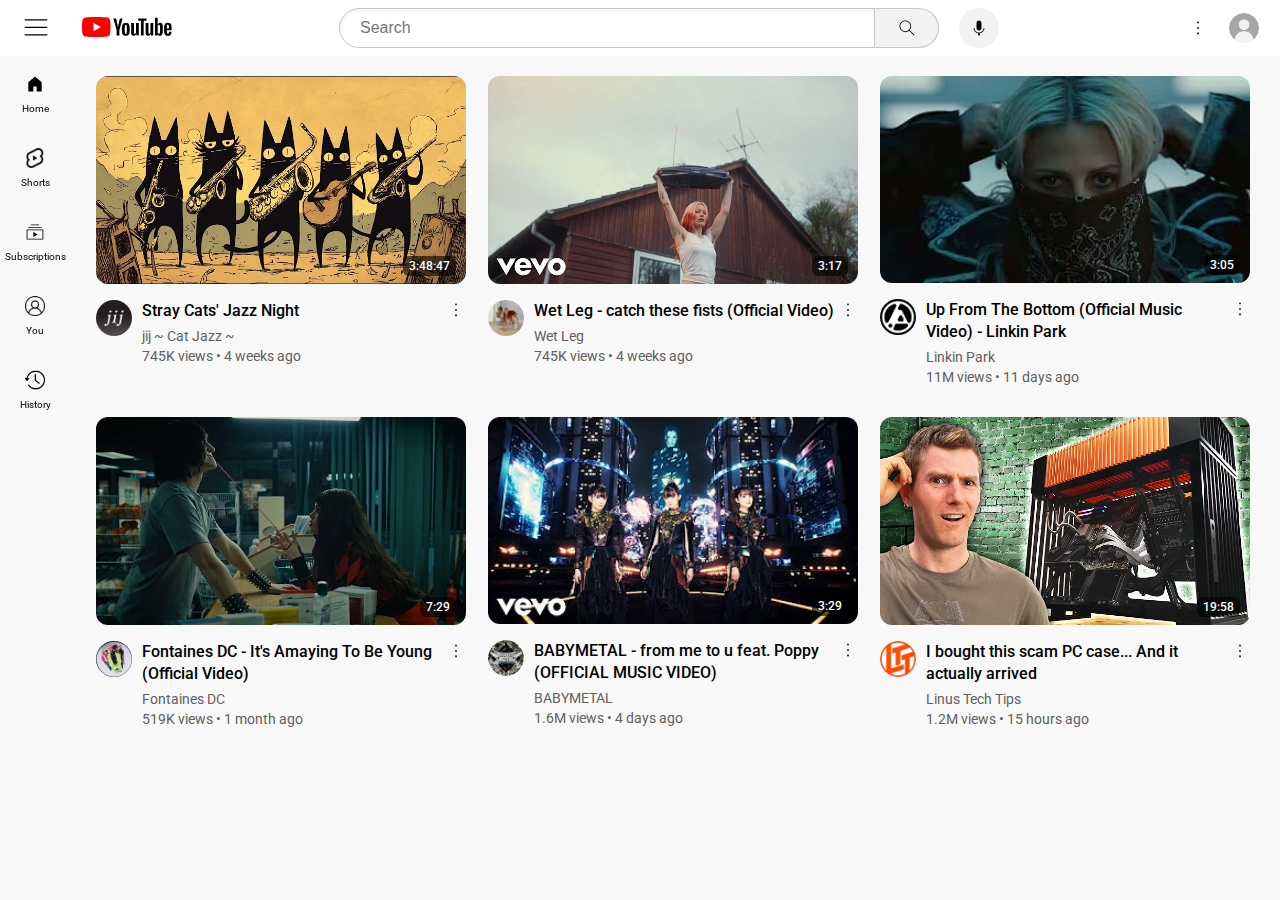
<file: index.html>
<!DOCTYPE html>
<html lang="en">

<head>
  <title>Youtube Clone</title>
  <link rel="preconnect" href="https://fonts.googleapis.com">
  <link rel="preconnect" href="https://fonts.gstatic.com" crossorigin>
  <link
    href="https://fonts.googleapis.com/css2?family=Montserrat:ital,wght@0,100..900;1,100..900&family=Roboto:ital,wght@0,100..900;1,100..900&display=swap"
    rel="stylesheet">
  <link rel="stylesheet" href="styles/general.css">
  <link rel="stylesheet" href="styles/video.css">
  <link rel="stylesheet" href="styles/header.css">
  <link rel="stylesheet" href="styles/sidebar.css">
</head>

<body>
  <header class="header">
    <div class="left-section">
      <button class="burger-menu">
        <img class="burger-menu-photo" src="icons/hamburger-menu.svg" alt="Menu">
      </button>
      <button class="youtube-home-button">
        <img class="youtube-logo-photo" src="icons/youtube-logo.svg" title="YouTube Home" alt="YouTube Home">
      </button>
    </div>
    <div class="middle-section">
      <input class="search-bar" type="text" placeholder="Search">
      <button class="search-button">
        <img class="search-icon" src="icons/search.svg" alt="Search">
        <span class="tooltip">Search</span>
      </button>
      <button class="mic-button">
        <img class="mic-icon" src="icons/voice-search-icon.svg" alt="Voice Search">
        <span class="tooltip">Search with your voice</span>
      </button>
    </div>
    <div class="right-section">
      <button class="options-button">
        <img class="options-icon" src="icons/more-options.svg" alt="More Options">
        <span class="tooltip">Settings</span>
      </button>
      <img class="user-picture" src="profile-pictures/profile.png" alt="Use Profile">
    </div>
  </header>

  <nav class="sidebar">
    <div class="home">
      <img src="icons/home.svg" alt="Home">
      Home
    </div>
    <div class="shorts">
      <img src="icons/shorts.png" alt="Shorts">
      Shorts
    </div>
    <div class="subscriptions">
      <img src="icons/subscriptions.svg" alt="Subscriptions">
      Subscriptions
    </div>
    <div class="you">
      <img src="icons/you.png" alt="Profile">
      You
    </div>
    <div class="history">
      <img src="icons/history.png" alt="History">
      History
    </div>
  </nav>
  <main>
    <section class="video-grid">
      <div class="video-preview">
        <div class="thumbnail-row">
          <a href="https://www.youtube.com/watch?v=LBDCQfju1cY">
            <img class="thumbnail" src="thumbnails/cats.jpg" alt="Stray Cats' Jazz Night Thumbnail">
          </a>
          <div class="video-time">3:48:47</div>
        </div>
        <div class="video-info-grid">
          <div class="channel-picture">
            <a href="https://www.youtube.com/@jij-bgm">
              <img class="pfp" src="profile-pictures/profile-1.jpg" alt="jij ~ Cat Jazz ~ Profile Picture">
            </a>
          </div>
          <div class="video-info">
            <div class="video-info-header">
              <a href="https://www.youtube.com/watch?v=LBDCQfju1cY">
                <p class="video-title">
                  Stray Cats' Jazz Night
                </p>
              </a>
              <img class="more-video-options" src="icons/more-options.svg" alt="More Video Options">
            </div>
            <p class="video-author">
              <a href="https://www.youtube.com/@jij-bgm">
                jij ~ Cat Jazz ~
              </a>
            </p>
            <p class="video-stats">
              745K views &#x2022; 4 weeks ago
            </p>
          </div>
        </div>
      </div>

      <div class="video-preview">
        <div class="thumbnail-row">
          <a href="https://www.youtube.com/watch?v=6Kjz89xYmS4">
            <img class="thumbnail" src="thumbnails/wetleg.jpg" alt="Wet Leg - catch these fists (Official Video) Thumbnail">
          </a>
          <div class="video-time">3:17</div>
        </div>
        <div class="video-info-grid">
          <div class="channel-picture">
            <a href="https://www.youtube.com/@wetlegvevo4012">
              <img class="pfp" src="profile-pictures/profile-2.jpg" alt="Wet Leg Profile Picture">
            </a>
          </div>
          <div class="video-info">
            <div class="video-info-header">
              <a href="https://www.youtube.com/watch?v=6Kjz89xYmS4">
                <p class="video-title">
                  Wet Leg - catch these fists (Official Video)
                </p>
              </a>
              <img class="more-video-options" src="icons/more-options.svg" alt="More Video Options">
            </div>
            <p class="video-author">
              <a href="https://www.youtube.com/@wetlegvevo4012">
                Wet Leg
              </a>
            </p>
            <p class="video-stats">
              745K views &#x2022; 4 weeks ago
            </p>
          </div>
        </div>
      </div>

      <div class="video-preview">
        <div class="thumbnail-row">
          <a href="https://www.youtube.com/watch?v=97Mj6pXYMd8">
            <img class="thumbnail" src="thumbnails/linkinpark.jpg" alt="Up From The Bottom (Official Music Video) - Linkin Park Thumbnail">
          </a>
          <div class="video-time">3:05</div>
        </div>
        <div class="video-info-grid">
          <div class="channel-picture">
            <a href="https://www.youtube.com/@LinkinPark">
              <img class="pfp" src="profile-pictures/profile-3.jpg" alt="Linkin Park Profile Picture">
            </a>
          </div>
          <div class="video-info">
            <div class="video-info-header">
              <a href="https://www.youtube.com/watch?v=97Mj6pXYMd8">
                <p class="video-title">
                  Up From The Bottom (Official Music Video) - Linkin Park
                </p>
              </a>
              <img class="more-video-options" src="icons/more-options.svg" alt="More Video Options">
            </div>
            <p class="video-author">
              <a href="https://www.youtube.com/@LinkinPark">
                Linkin Park
              </a>
            </p>
            <p class="video-stats">
              11M views &#x2022; 11 days ago
            </p>
          </div>
        </div>
      </div>

      <div class="video-preview">
        <div class="thumbnail-row">
          <a href="https://www.youtube.com/watch?v=MjI1L0dBAVI">
            <img class="thumbnail" src="thumbnails/fontainesDC.jpg" alt="Fontaines DC - It's Amaying To Be Young (Official Video) Thumbnail">
          </a>
          <div class="video-time">7:29</div>
        </div>
        <div class="video-info-grid">
          <div class="channel-picture">
            <a href="https://www.youtube.com/@fontainesdc">
              <img class="pfp" src="profile-pictures/profile-4.jpg" alt="Fontaines DC Profile Picture">
            </a>
          </div>
          <div class="video-info">
            <div class="video-info-header">
              <a href="https://www.youtube.com/watch?v=MjI1L0dBAVI">
                <p class="video-title">
                  Fontaines DC - It's Amaying To Be Young (Official Video)
                </p>
              </a>
              <img class="more-video-options" src="icons/more-options.svg" alt="More Video Options">
            </div>
            <p class="video-author">
              <a href="https://www.youtube.com/@fontainesdc">
                Fontaines DC
              </a>
            </p>
            <p class="video-stats">
              519K views &#x2022; 1 month ago
            </p>
          </div>
        </div>
      </div>


      <div class="video-preview">
        <div class="thumbnail-row">
          <a href="https://www.youtube.com/watch?v=qayP_YUrf9I">
            <img class="thumbnail" src="thumbnails/babymetal.jpg" alt="BABYMETAL - from me to u feat. Poppy (OFFICIAL MUSIC VIDEO) Thumbnail">
          </a>
          <div class="video-time">3:29</div>
        </div>
        <div class="video-info-grid">
          <div class="channel-picture">
            <a href="https://www.youtube.com/@BABYMETALVEVO">
              <img class="pfp" src="profile-pictures/profile-5.jpg" alt="BABYMETAL Profile Picture">
            </a>
          </div>
          <div class="video-info">
            <div class="video-info-header">
              <a href="https://www.youtube.com/watch?v=qayP_YUrf9I">
                <p class="video-title">
                  BABYMETAL - from me to u feat. Poppy (OFFICIAL MUSIC VIDEO)
                </p>
              </a>
              <img class="more-video-options" src="icons/more-options.svg" alt="More Video Options">
            </div>
            <p class="video-author">
              <a href="https://www.youtube.com/@BABYMETALVEVO">
                BABYMETAL
              </a>
            </p>
            <p class="video-stats">
              1.6M views &#x2022; 4 days ago
            </p>
          </div>
        </div>
      </div>

      <div class="video-preview">
        <div class="thumbnail-row">
          <a href="https://www.youtube.com/watch?v=iLHC2_gByQ8">
            <img class="thumbnail" src="thumbnails/linus.jpg" alt="I bought this scam PC case... And it actually arrived Thumbnail">
          </a>
          <div class="video-time">19:58</div>
        </div>
        <div class="video-info-grid">
          <div class="channel-picture">
            <a href="https://www.youtube.com/@LinusTechTips">
              <img class="pfp" src="profile-pictures/profile-6.jpg" alt="Linus Tech Tips Profile Picture">
            </a>
          </div>
          <div class="video-info">
            <div class="video-info-header">
              <a href="https://www.youtube.com/watch?v=iLHC2_gByQ8">
                <p class="video-title">
                  I bought this scam PC case... And it actually arrived
                </p>
              </a>
              <img class="more-video-options" src="icons/more-options.svg" alt="More Video Options">
            </div>
            <p class="video-author">
              <a href="https://www.youtube.com/@LinusTechTips">
                Linus Tech Tips
              </a>
            </p>
            <p class="video-stats">
              1.2M views &#x2022; 15 hours ago
            </p>
          </div>
        </div>
      </div>
    </section>
  </main>

</body>

</html>
</file>
<file: styles/general.css>
p {
  margin: 0px;
}

body {
  font-family: Roboto, Arial;
  margin: 0px;
  padding-top: 56px;
  padding-left: 96px;
  padding-right: 24px;
  background-color: rgb(248, 248, 248);
}
</file>
<file: styles/video.css>
.video-grid {
  display: grid;
  grid-template-columns: 1fr 1fr 1fr;
  column-gap: 16px;
  row-gap: 30px;
  margin-top: 20px;
}

@media (max-width: 800px) {
  .video-grid {
    grid-template-columns: 1fr 1fr;
  }
}

@media (min-width: 801px) and (max-width:1299px) {
  .video-grid {
    grid-template-columns: 1fr 1fr 1fr;
  }
}

@media (min-width: 1300px) and (max-width:1599px) {
  .video-grid {
    grid-template-columns: 1fr 1fr 1fr 1fr;
  }
}

@media (min-width: 1600px) {
  .video-grid {
    grid-template-columns: 1fr 1fr 1fr 1fr 1fr;
  }
}

.video-preview {
  max-width: 370px;
}

.thumbnail-row {
  margin-bottom: 12px;
  position: relative;
}

.video-time {
  position: absolute;
  bottom: 12px;
  right: 10px;
  background-color: rgba(0,0,0,0.6);
  padding: 3px 6px;
  border-radius: 6px;
  color: white;
  font-weight: 500;
  font-size: 12px;
}

.thumbnail {
  width: 100%;
  border-radius: 12px;
}

.video-info-grid {
  display: grid;
  grid-template-columns: 36px 1fr;
  column-gap: 10px;
}

.pfp {
  width: 36px;
  height: 36px;
  border-radius: 18px;
  object-fit: cover;
}

.video-info-header {
  display: flex;
  justify-content: space-between;
}

.more-video-options {
  height: 20px;
  width: 20px;
  cursor: pointer;
}


.video-title {
  margin-top: 0px;
  margin-bottom: 4px;
  font-weight: 500;
  font-size: 16px;
  line-height: 22px;
  color: black;
}

.video-info-header a {
  text-decoration: none;
}

.video-info-header a:visited {
  color: black;
}

.video-author,
.video-stats {
  font-size: 14px;
  color: rgb(96, 96, 96);
  font-weight: 400;
  line-height: 20px;
}

.video-author a {
  text-decoration: none;
  color: rgb(96, 96, 96);
}

.video-author a:visited {
  color: rgb(96, 96, 96);
}

.video-author a:hover {
  color: rgb(21, 21, 21);
}
</file>
<file: styles/header.css>
.header {
  display: flex;
  justify-content: space-between;
  align-items: center;
  position: fixed;
  top: 0px;
  left: 0px;
  right: 0px;
  height: 56px;
  background-color: white;
  z-index: 100;
}

/* LEFT SECTION */

.left-section {
  display: flex;
  align-items: center;
  justify-content: center;
  margin-left: 16px;
}

.burger-menu {
  height: 40px;
  width: 40px;
  border-radius: 20px;
  border: none;
  display: flex;
  justify-content: center;
  align-items: center;
  background-color: white;
  transition: background-color 0.1s;
}

.burger-menu:hover {
  background-color: rgb(233, 233, 233);
}

.burger-menu-photo {
  height: 30px;
  width: 30px;
  cursor: pointer;
}

.youtube-home-button {
  background-color: white;
  border: none;
}

.youtube-logo-photo {
  height: 20px;
  margin-left: 20px;
  background-color: white;
  border: none;
  cursor: pointer;
}

/* MIDDLE SECTION */

.middle-section {
  display: flex;
  align-items: center;
  justify-content: center;
  flex: 1; 
  margin: 0px 160px;
}

.search-bar{
  height: 40px;
  border: 1px solid rgb(198, 198, 198);
  flex: 1;
  border-top-left-radius: 20px;
  border-bottom-left-radius: 20px;
  padding: 0px;
  padding-left: 20px;
  background-color: white;
  box-sizing: border-box;
  box-shadow: inset 1px 2px 3px rgba(0,0,0,0.05);
  max-width: 536px;
}

.search-bar::placeholder {
   font-size: 16px;
}

.search-button {
  height: 40px;
  width: 64px;
  border-top-right-radius: 20px;
  border-bottom-right-radius: 20px;
  border: 1px solid rgb(198, 198, 198);
  background-color: rgb(242, 242, 242);
  border-left: none;
  padding: 0px;
  cursor: pointer;
}

.search-icon {
  height: 20px;
}

.mic-button {
  height: 40px;
  width: 40px;
  padding: 0px;
  border-radius: 20px;
  border: none;
  background-color: rgb(242, 242, 242);
  margin-left: 20px;
  cursor: pointer;
}

.mic-icon {
  height: 20px;
}

/* RIGHT SECTION */

.right-section {
  width: 100px;
  display: flex;
  align-items: center;
  justify-content: end;
  margin-right: 20px;
}

.options-button {
  height: 20px;
  width: 20px;
  padding: 0px;
  background-color: rgba(0,0,0,0.0);
  border: none;
  cursor: pointer;
  margin-right: 20px;
}

.options-icon {
  height: 20px;
}

.user-picture {
  height: 32px;
  border-radius: 16px;
  cursor: pointer;
}

/* TOOLTIP */

.search-button, .mic-button, .options-button {
  position: relative;
  display: flex;
  justify-content: center;
  align-items: center;
}

.search-button .tooltip, 
.mic-button .tooltip,
.options-button .tooltip
 {
  background-color: rgba(62, 62, 62, 0.8);
  color: white;
  position: absolute;
  padding: 8px 10px;
  border-radius: 4px;
  font-size: 12px;
  bottom: -40px;
  opacity: 0;
  pointer-events: none;
  transition: opacity 0.2s;
  white-space: nowrap;
}

.search-button:hover .tooltip, 
.mic-button:hover .tooltip,
.options-button:hover .tooltip {
  opacity: 1;
}
</file>
<file: styles/sidebar.css>
.sidebar {
  position: fixed;
  left: 0px;
  top: 58px;
  bottom: 0px;
  width: 62px;
  font-size: 10px;
  padding: 0px 4px;
  line-height: 30px;
  font-weight: 400;
}

.sidebar>div {
  height: 44px;
  text-align: center;
  border-radius: 10px;
  padding-top: 16px;
  padding-bottom: 14px;
  transition: 0.2s;
}

.sidebar>div:hover {
  background-color: rgb(237, 237, 237)
}

.sidebar>div>img {
  height: 20px;
  display: block;
  margin: auto;
}
</file>
